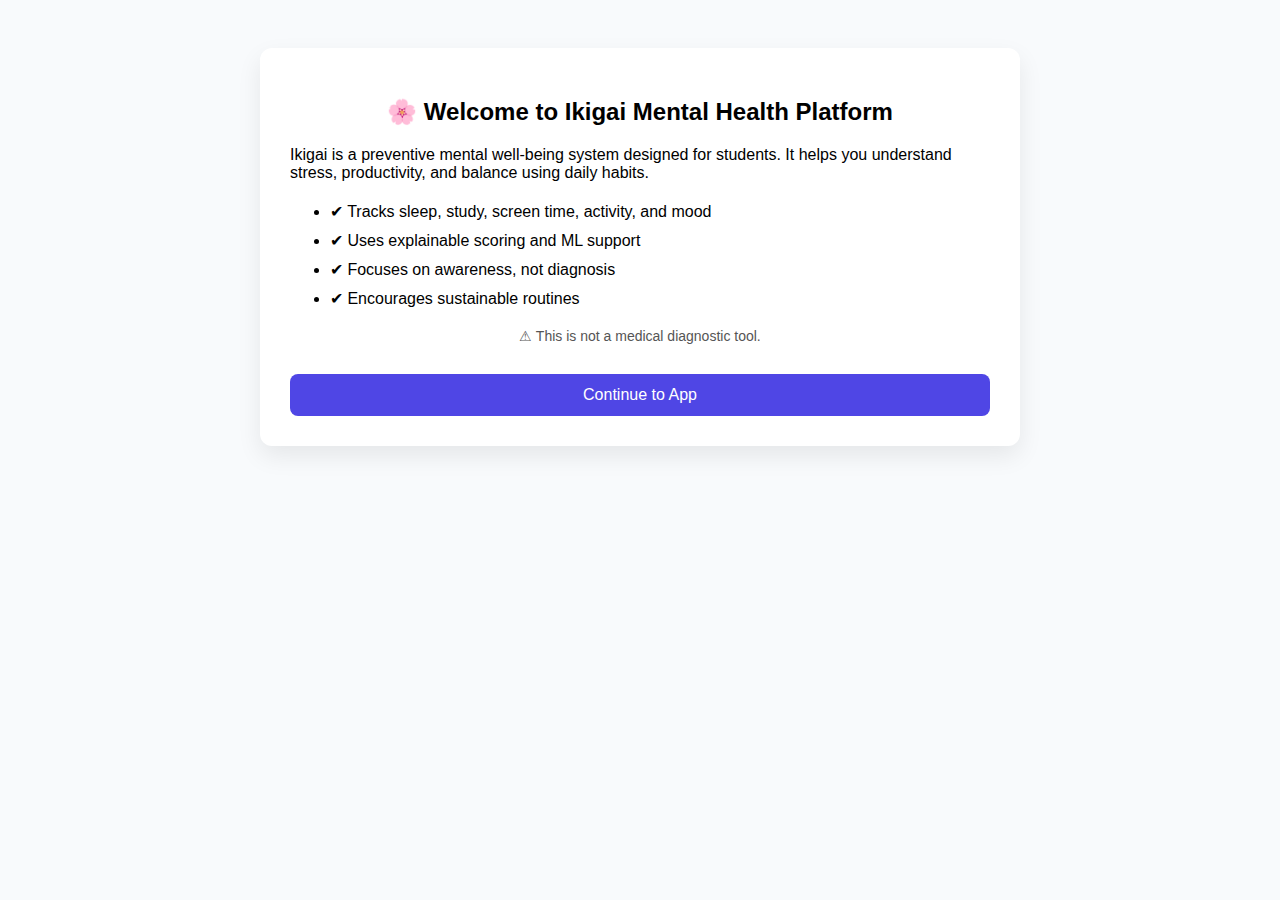
<file: IKAGAI-project-main/frontend/about.html>
<!DOCTYPE html>
<html lang="en">
<head>
  <meta charset="UTF-8">
  <title>About | Ikigai</title>
  <style>
    body {
      font-family: Arial, sans-serif;
      background: #f8fafc;
      padding: 40px;
    }
    .container {
      max-width: 700px;
      margin: auto;
      background: white;
      padding: 30px;
      border-radius: 12px;
      box-shadow: 0 10px 25px rgba(0,0,0,0.08);
    }
    h2 {
      text-align: center;
    }
    ul {
      margin-top: 20px;
    }
    li {
      margin-bottom: 10px;
    }
    button {
      margin-top: 30px;
      width: 100%;
      padding: 12px;
      background: #4f46e5;
      color: white;
      border: none;
      border-radius: 8px;
      font-size: 16px;
      cursor: pointer;
    }
    button:hover {
      background: #4338ca;
    }
    .note {
      font-size: 14px;
      color: #555;
      margin-top: 20px;
      text-align: center;
    }
  </style>
</head>
<body>

<div class="container">
  <h2>🌸 Welcome to Ikigai Mental Health Platform</h2>

  <p>
    Ikigai is a preventive mental well-being system designed for students.
    It helps you understand stress, productivity, and balance using daily habits.
  </p>

  <ul>
    <li>✔ Tracks sleep, study, screen time, activity, and mood</li>
    <li>✔ Uses explainable scoring and ML support</li>
    <li>✔ Focuses on awareness, not diagnosis</li>
    <li>✔ Encourages sustainable routines</li>
  </ul>

  <div class="note">
    ⚠ This is not a medical diagnostic tool.
  </div>

  <button onclick="continueApp()">Continue to App</button>
</div>

<script>
function continueApp() {
  // TEMP: direct to analysis page
  window.location.href = "home.html";
  // LATER you will change this to:
  // window.location.href = "home.html";
}
</script>

</body>
</html>
</file>
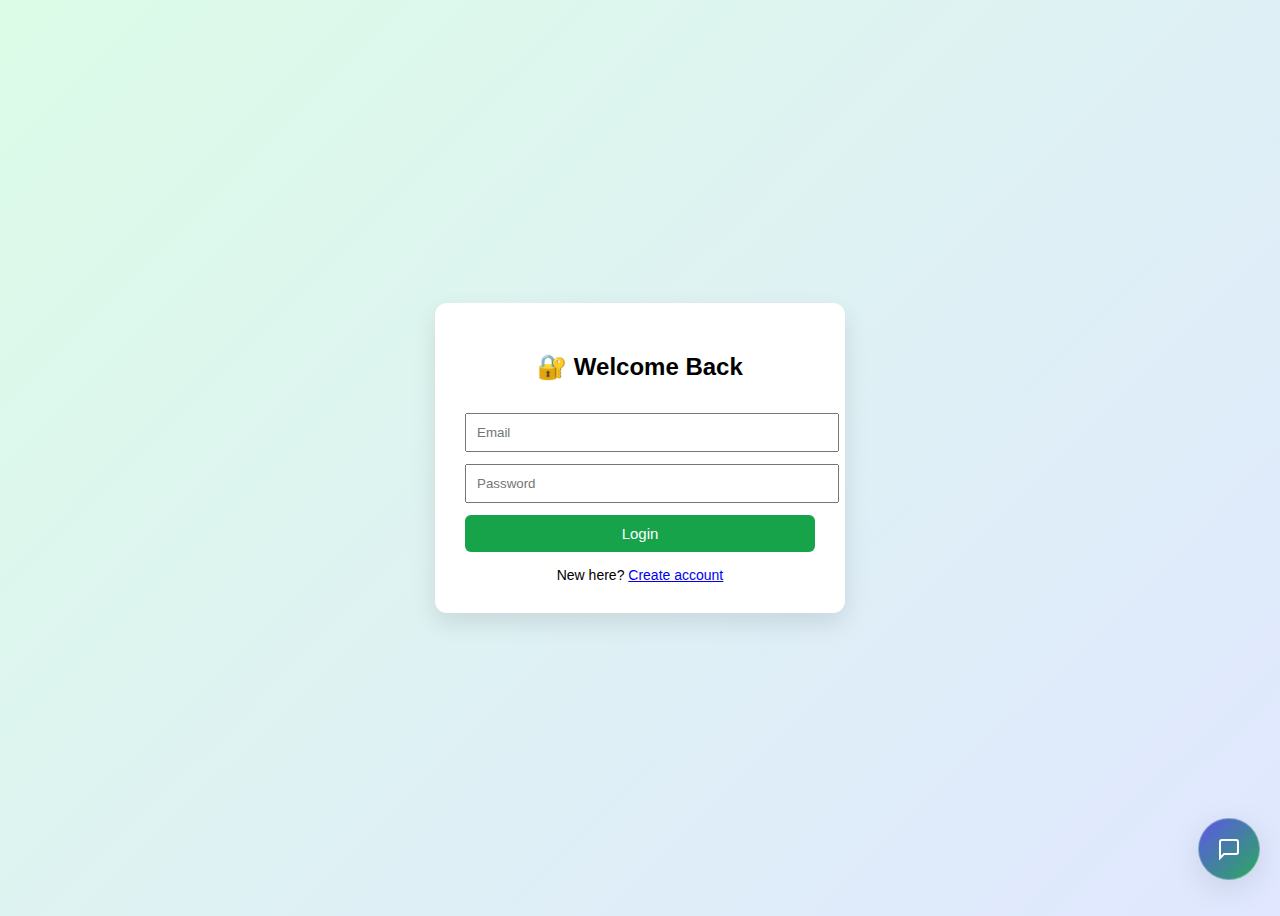
<file: IKAGAI-project-main/frontend/analysis.html>
<!DOCTYPE html>
<html lang="en">
<head>
  <meta charset="UTF-8" />
  <title>Ikigai Mental Health Checker</title>

  <style>
    body {
      font-family: "Segoe UI", Arial, sans-serif;
      background: #f4f6fb;
      padding: 20px;
    }

    .container {
      max-width: 620px;
      margin: auto;
      background: #fff;
      padding: 25px;
      border-radius: 14px;
      box-shadow: 0 10px 25px rgba(0,0,0,0.1);
    }

    h2 {
      text-align: center;
      margin-bottom: 20px;
    }

    input, button {
      width: 100%;
      padding: 12px;
      margin: 8px 0;
      font-size: 15px;
    }

    button {
      background: #4f46e5;
      color: white;
      border: none;
      cursor: pointer;
      border-radius: 10px;
      font-weight: bold;
    }

    button:hover {
      background: #4338ca;
    }

    .card {
      background: #eef2ff;
      padding: 14px;
      border-radius: 12px;
      margin-top: 14px;
      line-height: 1.7;
    }

    h3 {
      margin-top: 25px;
      color: #333;
    }

    .guide-btn {
      margin-top: 20px;
      background: linear-gradient(135deg, #16a34a, #4f46e5);
    }
  </style>
  <link rel="stylesheet" href="chatbot-widget.css">
</head>

<body>

<div class="container">
  <h2>🌱 Ikigai Mental Health Checker</h2>

  <input id="sleep" type="number" placeholder="Sleep hours (e.g. 7)" />
  <input id="study" type="number" placeholder="Study hours (e.g. 5)" />
  <input id="screen" type="number" placeholder="Screen time (hrs)" />
  <input id="activity" type="number" placeholder="Physical activity (mins)" />
  <input id="mood" type="number" placeholder="Mood (1–5)" />

  <button onclick="analyze()">Analyze</button>

  <div id="result"></div>
</div>

<script>
/* 🔒 AUTH CHECK */
const currentUser = JSON.parse(localStorage.getItem("ikigai_current_user"));
if (!currentUser) {
  alert("Please login first");
  window.location.href = "login.html";
}

/* 📊 MAIN ANALYSIS */
async function analyze() {
  const data = {
    sleep: Number(document.getElementById("sleep").value),
    study: Number(document.getElementById("study").value),
    screen: Number(document.getElementById("screen").value),
    activity: Number(document.getElementById("activity").value),
    mood: Number(document.getElementById("mood").value)
  };

  if (Object.values(data).some(v => isNaN(v))) {
    alert("Please fill all fields correctly");
    return;
  }

  const response = await fetch("http://127.0.0.1:5000/ikigai", {
    method: "POST",
    headers: { "Content-Type": "application/json" },
    body: JSON.stringify(data)
  });

  const res = await response.json();

  /* ✅ SAVE FOR GUIDELINES PAGE */
  localStorage.setItem(
    "ikigai_last_result",
    JSON.stringify({ input: data, result: res })
  );

  /* ✅ SAVE TO USER HISTORY */
  saveIkigaiResult(
    res.layer3_ikigai.ikigai_score,
    res.layer3_ml_support.final_stress_level
  );

  /* ✅ DISPLAY RESULT */
  document.getElementById("result").innerHTML = `
    <h3>🔹 Daily Habit Scores</h3>
    <div class="card">
      🛌 Sleep: ${res.layer1_normalized.sleep_score}<br>
      📚 Study: ${res.layer1_normalized.study_score}<br>
      📱 Screen: ${res.layer1_normalized.screen_score}<br>
      🏃 Activity: ${res.layer1_normalized.activity_score}<br>
      😌 Mood: ${res.layer1_normalized.mood_score}
    </div>

    <h3>🧠 Stress & Productivity</h3>
    <div class="card">
      Stress Score: ${res.layer2_scores.stress_score}<br>
      Stress Level: <b>${res.layer2_scores.rule_based_stress}</b><br>
      Productivity: ${res.layer2_scores.productivity_score}
    </div>

    <h3>🌸 Ikigai Balance</h3>
    <div class="card">
      ⭐ <b>Ikigai Score: ${res.layer3_ikigai.ikigai_score}</b>
    </div>

    <button class="guide-btn" onclick="goToGuidelines()">
      🌿 View Personalized Guidelines
    </button>
  `;
}

/* 💾 SAVE HISTORY */
function saveIkigaiResult(score, stress) {
  let users = JSON.parse(localStorage.getItem("ikigai_users")) || [];
  const user = users.find(u => u.email === currentUser.email);
  if (!user) return;

  if (!user.ikigaiHistory) user.ikigaiHistory = [];

  user.ikigaiHistory.push({
    score,
    stress,
    date: new Date().toISOString().split("T")[0]
  });

  localStorage.setItem("ikigai_users", JSON.stringify(users));
}

/* 🔗 NAVIGATION */
function goToGuidelines() {
  window.location.href = "guidelines.html";
}
</script>
<script src="chatbot-widget.js"></script>

</body>
</html>
</file>
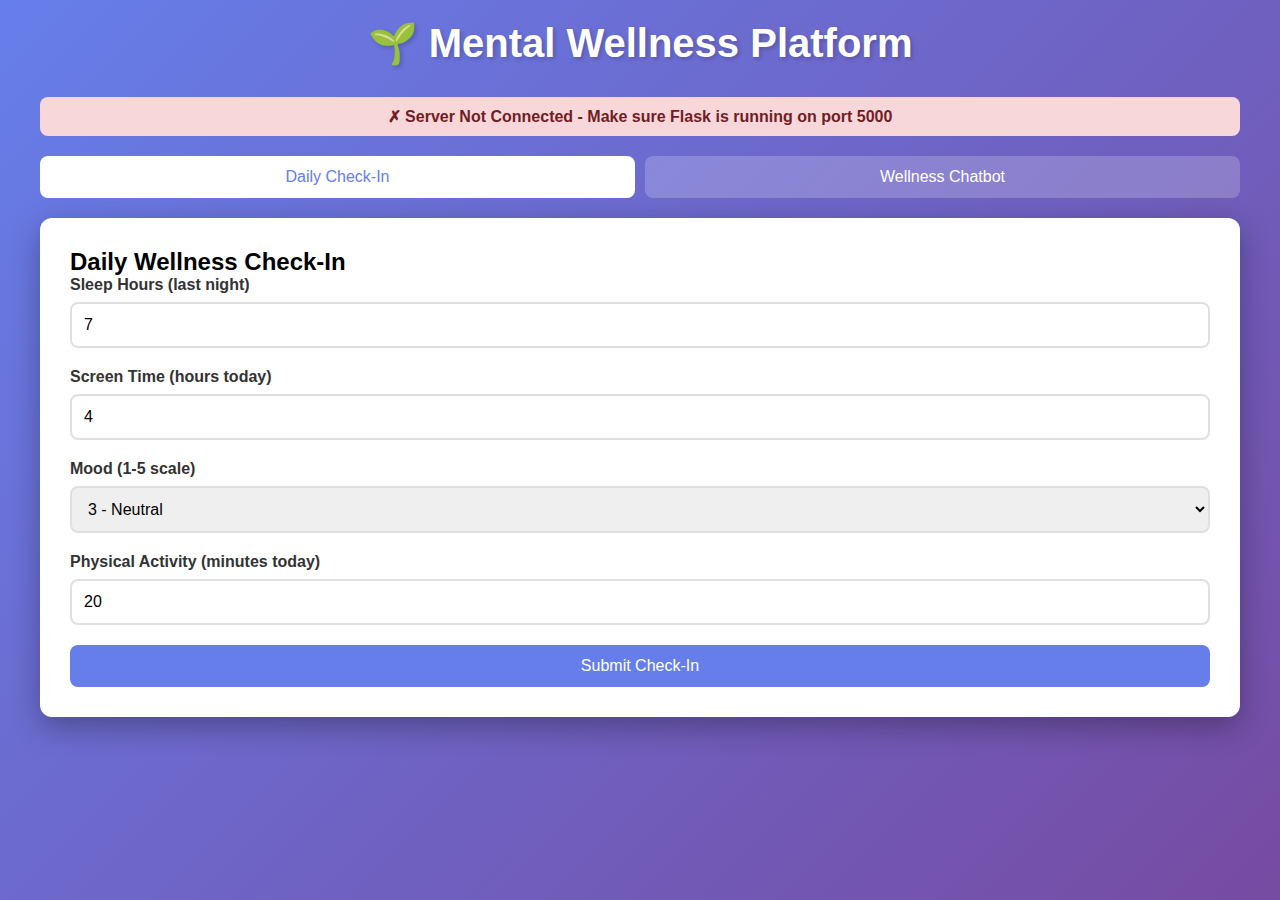
<file: IKAGAI-project-main/frontend/demo.html>
<!DOCTYPE html>
<html lang="en">
<head>
  <meta charset="UTF-8">
  <meta name="viewport" content="width=device-width, initial-scale=1.0">
  <title>Mental Wellness Platform</title>
  <style>
    * {
      margin: 0;
      padding: 0;
      box-sizing: border-box;
    }

    body {
      font-family: 'Segoe UI', Tahoma, Geneva, Verdana, sans-serif;
      background: linear-gradient(135deg, #667eea 0%, #764ba2 100%);
      min-height: 100vh;
      padding: 20px;
    }

    .container {
      max-width: 1200px;
      margin: 0 auto;
    }

    h1 {
      color: white;
      text-align: center;
      margin-bottom: 30px;
      font-size: 2.5em;
      text-shadow: 2px 2px 4px rgba(0,0,0,0.2);
    }

    .tabs {
      display: flex;
      gap: 10px;
      margin-bottom: 20px;
      justify-content: center;
    }

    .tab-btn {
      padding: 12px 24px;
      background: rgba(255,255,255,0.2);
      color: white;
      border: none;
      border-radius: 8px;
      cursor: pointer;
      font-size: 16px;
      transition: all 0.3s;
    }

    .tab-btn:hover {
      background: rgba(255,255,255,0.3);
    }

    .tab-btn.active {
      background: white;
      color: #667eea;
    }

    .tab-content {
      display: none;
      background: white;
      padding: 30px;
      border-radius: 12px;
      box-shadow: 0 10px 30px rgba(0,0,0,0.3);
    }

    .tab-content.active {
      display: block;
    }

    .form-group {
      margin-bottom: 20px;
    }

    label {
      display: block;
      margin-bottom: 8px;
      color: #333;
      font-weight: 600;
    }

    input, select, textarea {
      width: 100%;
      padding: 12px;
      border: 2px solid #e0e0e0;
      border-radius: 8px;
      font-size: 16px;
      transition: border-color 0.3s;
    }

    input:focus, select:focus, textarea:focus {
      outline: none;
      border-color: #667eea;
    }

    button {
      background: #667eea;
      color: white;
      padding: 12px 24px;
      border: none;
      border-radius: 8px;
      font-size: 16px;
      cursor: pointer;
      transition: background 0.3s;
      width: 100%;
    }

    button:hover {
      background: #5568d3;
    }

    button:disabled {
      background: #ccc;
      cursor: not-allowed;
    }

    .result {
      margin-top: 20px;
      padding: 20px;
      background: #f5f5f5;
      border-radius: 8px;
      display: none;
    }

    .result.show {
      display: block;
    }

    .result h3 {
      margin-bottom: 15px;
      color: #333;
    }

    .stress-level {
      display: inline-block;
      padding: 8px 16px;
      border-radius: 20px;
      font-weight: bold;
      margin-bottom: 15px;
    }

    .stress-low {
      background: #d4edda;
      color: #155724;
    }

    .stress-medium {
      background: #fff3cd;
      color: #856404;
    }

    .stress-high {
      background: #f8d7da;
      color: #721c24;
    }

    .recommendation {
      background: white;
      padding: 15px;
      margin-bottom: 10px;
      border-radius: 8px;
      border-left: 4px solid #667eea;
    }

    .recommendation h4 {
      color: #667eea;
      margin-bottom: 8px;
    }

    .chat-container {
      display: flex;
      flex-direction: column;
      height: 500px;
    }

    .chat-messages {
      flex: 1;
      overflow-y: auto;
      padding: 15px;
      background: #f5f5f5;
      border-radius: 8px;
      margin-bottom: 15px;
    }

    .message {
      margin-bottom: 15px;
      padding: 12px;
      border-radius: 8px;
      max-width: 80%;
    }

    .message.user {
      background: #667eea;
      color: white;
      margin-left: auto;
      text-align: right;
    }

    .message.bot {
      background: white;
      color: #333;
      border: 1px solid #e0e0e0;
    }

    .chat-input-group {
      display: flex;
      gap: 10px;
    }

    .chat-input-group select {
      flex: 0 0 150px;
    }

    .chat-input-group textarea {
      flex: 1;
    }

    .loading {
      text-align: center;
      color: #667eea;
      padding: 20px;
    }

    .error {
      background: #f8d7da;
      color: #721c24;
      padding: 15px;
      border-radius: 8px;
      margin-top: 15px;
    }

    .status {
      text-align: center;
      padding: 10px;
      margin-bottom: 20px;
      border-radius: 8px;
      font-weight: bold;
    }

    .status.connected {
      background: #d4edda;
      color: #155724;
    }

    .status.disconnected {
      background: #f8d7da;
      color: #721c24;
    }
  </style>
</head>
<body>
  <div class="container">
    <h1>🌱 Mental Wellness Platform</h1>
    
    <div id="server-status" class="status disconnected">Checking server connection...</div>
    
    <div class="tabs">
      <button class="tab-btn active" onclick="showTab('checkin')">Daily Check-In</button>
      <button class="tab-btn" onclick="showTab('chatbot')">Wellness Chatbot</button>
    </div>

    <!-- Daily Check-In Tab -->
    <div id="checkin-tab" class="tab-content active">
      <h2>Daily Wellness Check-In</h2>
      <form id="checkin-form">
        <div class="form-group">
          <label>Sleep Hours (last night)</label>
          <input type="number" id="sleep_hours" min="0" max="24" value="7" required>
        </div>
        
        <div class="form-group">
          <label>Screen Time (hours today)</label>
          <input type="number" id="screen_time" min="0" max="24" value="4" required>
        </div>
        
        <div class="form-group">
          <label>Mood (1-5 scale)</label>
          <select id="mood" required>
            <option value="1">1 - Very Low</option>
            <option value="2">2 - Low</option>
            <option value="3" selected>3 - Neutral</option>
            <option value="4">4 - Good</option>
            <option value="5">5 - Very Good</option>
          </select>
        </div>
        
        <div class="form-group">
          <label>Physical Activity (minutes today)</label>
          <input type="number" id="physical_activity" min="0" value="20" required>
        </div>
        
        <button type="submit">Submit Check-In</button>
      </form>
      
      <div id="checkin-result" class="result"></div>
    </div>

    <!-- Chatbot Tab -->
    <div id="chatbot-tab" class="tab-content">
      <h2>Wellness Chatbot</h2>
      <div class="chat-container">
        <div class="chat-messages" id="chat-messages">
          <div class="message bot">
            <strong>Bot:</strong> Hello! I'm here to support you. How are you feeling today?
          </div>
        </div>
        
        <div class="chat-input-group">
          <select id="chatbot-mode">
            <option value="listener">Listener</option>
            <option value="motivator">Motivator</option>
            <option value="advisor">Advisor</option>
          </select>
          <textarea id="chatbot-input" placeholder="Type your message..." rows="2"></textarea>
          <button onclick="sendMessage()">Send</button>
        </div>
      </div>
    </div>
  </div>

  <script>
    const API_BASE = 'http://localhost:5000';

    async function checkServerStatus() {
      try {
        const response = await fetch(`${API_BASE}/`);
        const data = await response.json();
        const statusDiv = document.getElementById('server-status');
        if (data.status === 'running') {
          statusDiv.textContent = '✓ Server Connected';
          statusDiv.className = 'status connected';
        } else {
          statusDiv.textContent = '✗ Server Error';
          statusDiv.className = 'status disconnected';
        }
      } catch (error) {
        const statusDiv = document.getElementById('server-status');
        statusDiv.textContent = '✗ Server Not Connected - Make sure Flask is running on port 5000';
        statusDiv.className = 'status disconnected';
      }
    }

    checkServerStatus();
    setInterval(checkServerStatus, 5000);

    function showTab(tabName) {
      document.querySelectorAll('.tab-content').forEach(tab => tab.classList.remove('active'));
      document.querySelectorAll('.tab-btn').forEach(btn => btn.classList.remove('active'));
      
      document.getElementById(`${tabName}-tab`).classList.add('active');
      event.target.classList.add('active');
    }

    document.getElementById('checkin-form').addEventListener('submit', async (e) => {
      e.preventDefault();
      
      const resultDiv = document.getElementById('checkin-result');
      resultDiv.innerHTML = '<div class="loading">Processing...</div>';
      resultDiv.classList.add('show');
      
      const data = {
        sleep_hours: parseInt(document.getElementById('sleep_hours').value),
        screen_time: parseInt(document.getElementById('screen_time').value),
        mood: parseInt(document.getElementById('mood').value),
        physical_activity: parseInt(document.getElementById('physical_activity').value)
      };
      
      try {
        const response = await fetch(`${API_BASE}/checkin`, {
          method: 'POST',
          headers: { 'Content-Type': 'application/json' },
          body: JSON.stringify(data)
        });
        
        const result = await response.json();
        
        if (result.status === 'success') {
          const stressClass = `stress-${result.stress_level.toLowerCase()}`;
          let html = `
            <h3>Your Wellness Assessment</h3>
            <div class="stress-level ${stressClass}">Stress Level: ${result.stress_level}</div>
            <p><strong>Disclaimer:</strong> ${result.disclaimer}</p>
            <h4 style="margin-top: 20px;">Recommendations:</h4>
          `;
          
          result.recommendations.recommendations.forEach(rec => {
            html += `
              <div class="recommendation">
                <h4>${rec.title}</h4>
                <p>${rec.description}</p>
                <ul style="margin-top: 10px; padding-left: 20px;">
                  ${rec.actions.map(action => `<li>${action}</li>`).join('')}
                </ul>
              </div>
            `;
          });
          
          resultDiv.innerHTML = html;
        } else {
          resultDiv.innerHTML = `<div class="error">Error: ${result.message}</div>`;
        }
      } catch (error) {
        resultDiv.innerHTML = `<div class="error">Error connecting to server. Make sure Flask is running on port 5000.</div>`;
      }
    });

    function addMessage(text, isUser) {
      const messagesDiv = document.getElementById('chat-messages');
      const messageDiv = document.createElement('div');
      messageDiv.className = `message ${isUser ? 'user' : 'bot'}`;
      messageDiv.innerHTML = `<strong>${isUser ? 'You' : 'Bot'}:</strong> ${text}`;
      messagesDiv.appendChild(messageDiv);
      messagesDiv.scrollTop = messagesDiv.scrollHeight;
    }

    async function sendMessage() {
      const input = document.getElementById('chatbot-input');
      const message = input.value.trim();
      
      if (!message) return;
      
      addMessage(message, true);
      input.value = '';
      
      const mode = document.getElementById('chatbot-mode').value;
      const messagesDiv = document.getElementById('chat-messages');
      const loadingDiv = document.createElement('div');
      loadingDiv.className = 'loading';
      loadingDiv.textContent = 'Bot is typing...';
      messagesDiv.appendChild(loadingDiv);
      messagesDiv.scrollTop = messagesDiv.scrollHeight;
      
      try {
        const response = await fetch(`${API_BASE}/chatbot`, {
          method: 'POST',
          headers: { 'Content-Type': 'application/json' },
          body: JSON.stringify({ message, mode })
        });
        
        const result = await response.json();
        loadingDiv.remove();
        
        if (result.status === 'success') {
          addMessage(result.response, false);
          if (result.crisis_detected) {
            addMessage(`⚠️ Crisis resources: ${result.resources.join(', ')}`, false);
          }
        } else {
          addMessage(`Error: ${result.message}`, false);
        }
      } catch (error) {
        loadingDiv.remove();
        addMessage('Error connecting to server. Make sure Flask is running on port 5000.', false);
      }
    }

    document.getElementById('chatbot-input').addEventListener('keypress', (e) => {
      if (e.key === 'Enter' && !e.shiftKey) {
        e.preventDefault();
        sendMessage();
      }
    });
  </script>
</body>
</html>
</file>
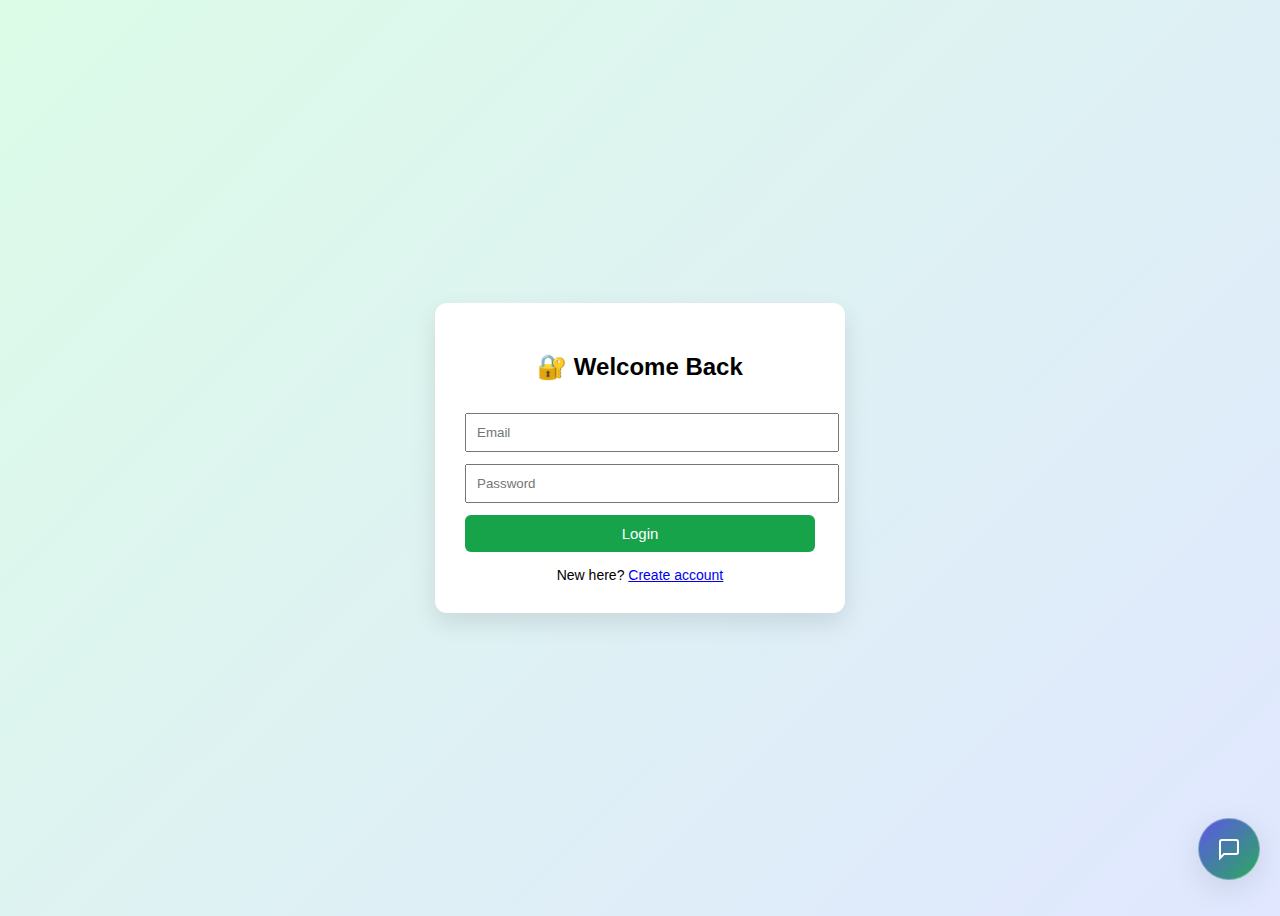
<file: IKAGAI-project-main/frontend/home.html>
<!DOCTYPE html>
<html lang="en">
<head>
  <meta charset="UTF-8" />
  <title>Home | Ikigai Dashboard</title>

  <style>
    body {
      margin: 0;
      font-family: "Segoe UI", Arial, sans-serif;
      background: #f5f7fb;
    }

    .navbar {
      background: white;
      display: flex;
      justify-content: space-between;
      align-items: center;
      padding: 15px 30px;
      box-shadow: 0 2px 10px rgba(0,0,0,0.08);
    }

    .logo {
      font-size: 22px;
      font-weight: bold;
      color: #4f46e5;
    }

    .nav-right {
      display: flex;
      align-items: center;
      gap: 15px;
    }

    .profile {
      background: #eef2ff;
      padding: 8px 14px;
      border-radius: 20px;
      font-size: 14px;
    }

    .hero {
      margin: 30px auto;
      width: 90%;
      max-width: 1000px;
      border-radius: 18px;
      overflow: hidden;
      box-shadow: 0 10px 25px rgba(0,0,0,0.1);
    }

    .hero img {
      width: 100%;
      height: 280px;
      object-fit: cover;
    }

    .container {
      width: 90%;
      max-width: 1000px;
      margin: auto;
    }

    h2 {
      margin-top: 30px;
      margin-bottom: 15px;
      color: #333;
    }

    .dashboard {
      display: grid;
      grid-template-columns: repeat(auto-fit, minmax(220px, 1fr));
      gap: 20px;
    }

    .card {
      background: white;
      padding: 20px;
      border-radius: 14px;
      box-shadow: 0 8px 20px rgba(0,0,0,0.08);
    }

    .card h3 {
      margin: 0;
      color: #4f46e5;
    }

    .score {
      font-size: 32px;
      font-weight: bold;
      margin: 10px 0;
    }

    .cta {
      margin: 40px 0;
      background: linear-gradient(135deg, #4f46e5, #16a34a);
      color: white;
      padding: 30px;
      border-radius: 18px;
      display: flex;
      justify-content: space-between;
      align-items: center;
      flex-wrap: wrap;
      gap: 20px;
    }

    .cta button {
      background: white;
      color: #4f46e5;
      border: none;
      padding: 12px 20px;
      border-radius: 10px;
      font-size: 16px;
      cursor: pointer;
      font-weight: bold;
    }
  </style>
  <link rel="stylesheet" href="chatbot-widget.css">
</head>

<body>

<div class="navbar">
  <div class="logo">🌱 Ikigai</div>
  <div class="nav-right">
    <div class="profile" id="userName"></div>
    <button onclick="logout()">Logout</button>
  </div>
</div>

<div class="hero">
  <img src="assets/homeimage.png" alt="Ikigai banner">
</div>

<div class="container">
  <h2>📊 Your Ikigai Dashboard</h2>

  <div class="dashboard">
    <div class="card">
      <h3>Latest Ikigai</h3>
      <div class="score" id="latestScore">--</div>
    </div>

    <div class="card">
      <h3>Average Score</h3>
      <div class="score" id="avgScore">--</div>
    </div>

    <div class="card">
      <h3>Best Score</h3>
      <div class="score" id="bestScore">--</div>
    </div>
  </div>

  <div class="cta">
    <div>
      <h3>Check Your Current Ikigai Score</h3>
      <p>Analyze today’s habits and see your balance.</p>
    </div>
    <button onclick="goToAnalysis()">Analyze Now</button>
  </div>
</div>

<script>
  const currentUser = JSON.parse(localStorage.getItem("ikigai_current_user"));
  if (!currentUser) window.location.href = "login.html";

  const users = JSON.parse(localStorage.getItem("ikigai_users")) || [];
  const user = users.find(u => u.email === currentUser.email);

  document.getElementById("userName").innerText = "👤 " + user.name;

  if (user.ikigaiHistory && user.ikigaiHistory.length > 0) {
    const scores = user.ikigaiHistory.map(i => i.score);
    document.getElementById("latestScore").innerText = scores.at(-1);
    document.getElementById("avgScore").innerText =
      Math.round(scores.reduce((a,b)=>a+b,0) / scores.length);
    document.getElementById("bestScore").innerText = Math.max(...scores);
  }

  function goToAnalysis() {
    window.location.href = "analysis.html";
  }

  function logout() {
    localStorage.removeItem("ikigai_current_user");
    window.location.href = "login.html";
  }
</script>
<script src="chatbot-widget.js"></script>

</body>
</html>
</file>
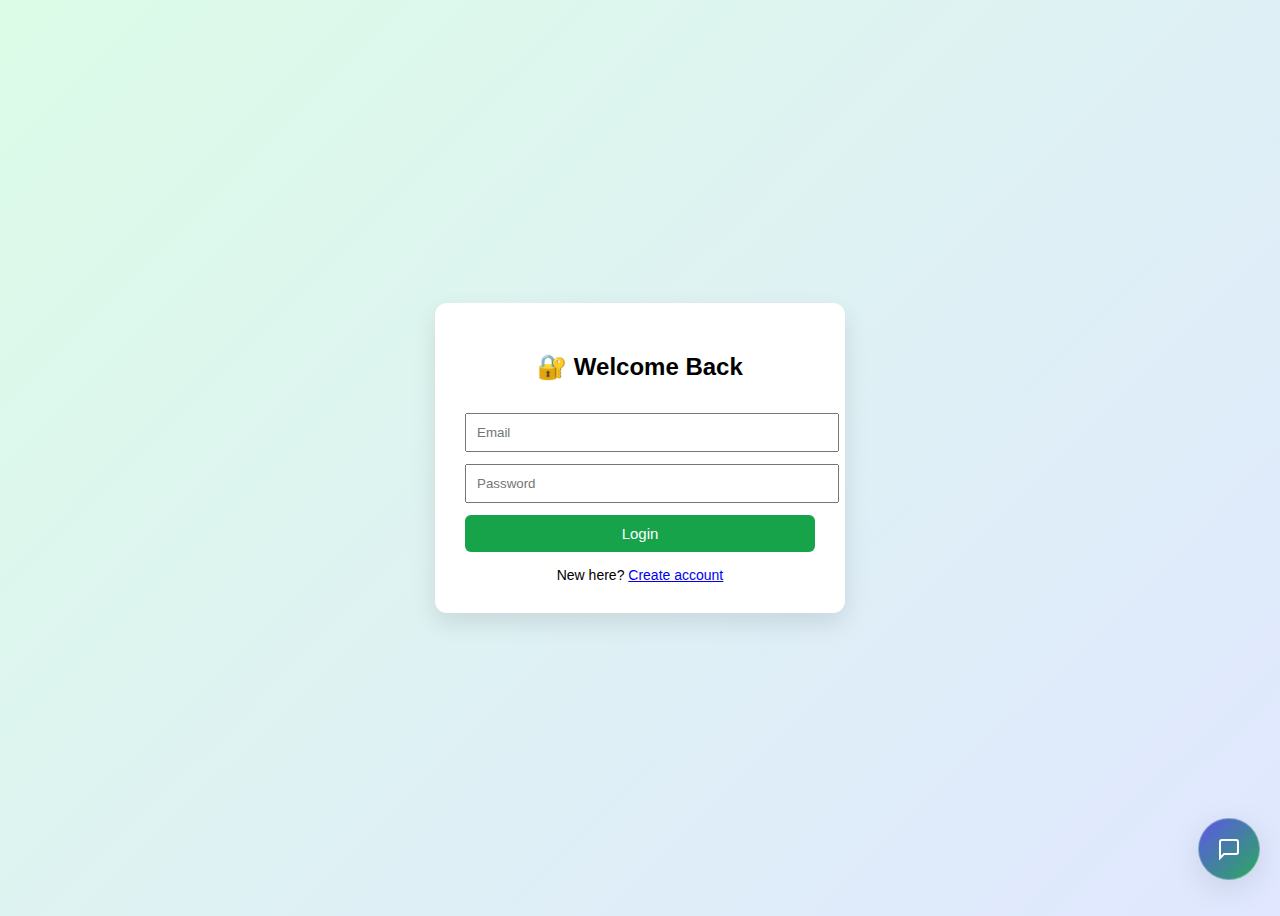
<file: IKAGAI-project-main/frontend/login.html>
<!DOCTYPE html>
<html lang="en">
<head>
  <meta charset="UTF-8">
  <title>Login | Ikigai</title>

  <style>
    body {
      font-family: Arial, sans-serif;
      background: linear-gradient(135deg, #dcfce7, #e0e7ff);
      height: 100vh;
      display: flex;
      justify-content: center;
      align-items: center;
    }
    .card {
      background: white;
      padding: 30px;
      width: 350px;
      border-radius: 12px;
      box-shadow: 0 10px 25px rgba(0,0,0,0.1);
    }
    h2 {
      text-align: center;
      margin-bottom: 20px;
    }
    input, button {
      width: 100%;
      padding: 10px;
      margin-top: 12px;
    }
    button {
      background: #16a34a;
      color: white;
      border: none;
      cursor: pointer;
      border-radius: 6px;
      font-size: 15px;
    }
    button:hover {
      background: #15803d;
    }
    .link {
      text-align: center;
      margin-top: 15px;
      font-size: 14px;
    }
  </style>
  <link rel="stylesheet" href="chatbot-widget.css">
</head>

<body>

<div class="card">
  <h2>🔐 Welcome Back</h2>

  <input id="email" type="email" placeholder="Email" required>
  <input id="password" type="password" placeholder="Password" required>

  <button onclick="login()">Login</button>

  <div class="link">
    New here? <a href="signup.html">Create account</a>
  </div>
</div>

<script>
function login() {
  const email = document.getElementById("email").value.trim();
  const password = document.getElementById("password").value;

  if (!email || !password) {
    alert("Please enter email and password");
    return;
  }

  const users = JSON.parse(localStorage.getItem("ikigai_users")) || [];
  const user = users.find(
    u => u.email === email && u.password === password
  );

  if (!user) {
    alert("Invalid credentials or account does not exist");
    return;
  }

  // Save full user session
  localStorage.setItem(
    "ikigai_current_user",
    JSON.stringify(user)
  );

  alert(`Welcome back, ${user.name}!`);
  window.location.href = "about.html";
}
</script>
<script src="chatbot-widget.js"></script>

</body>
</html>
</file>
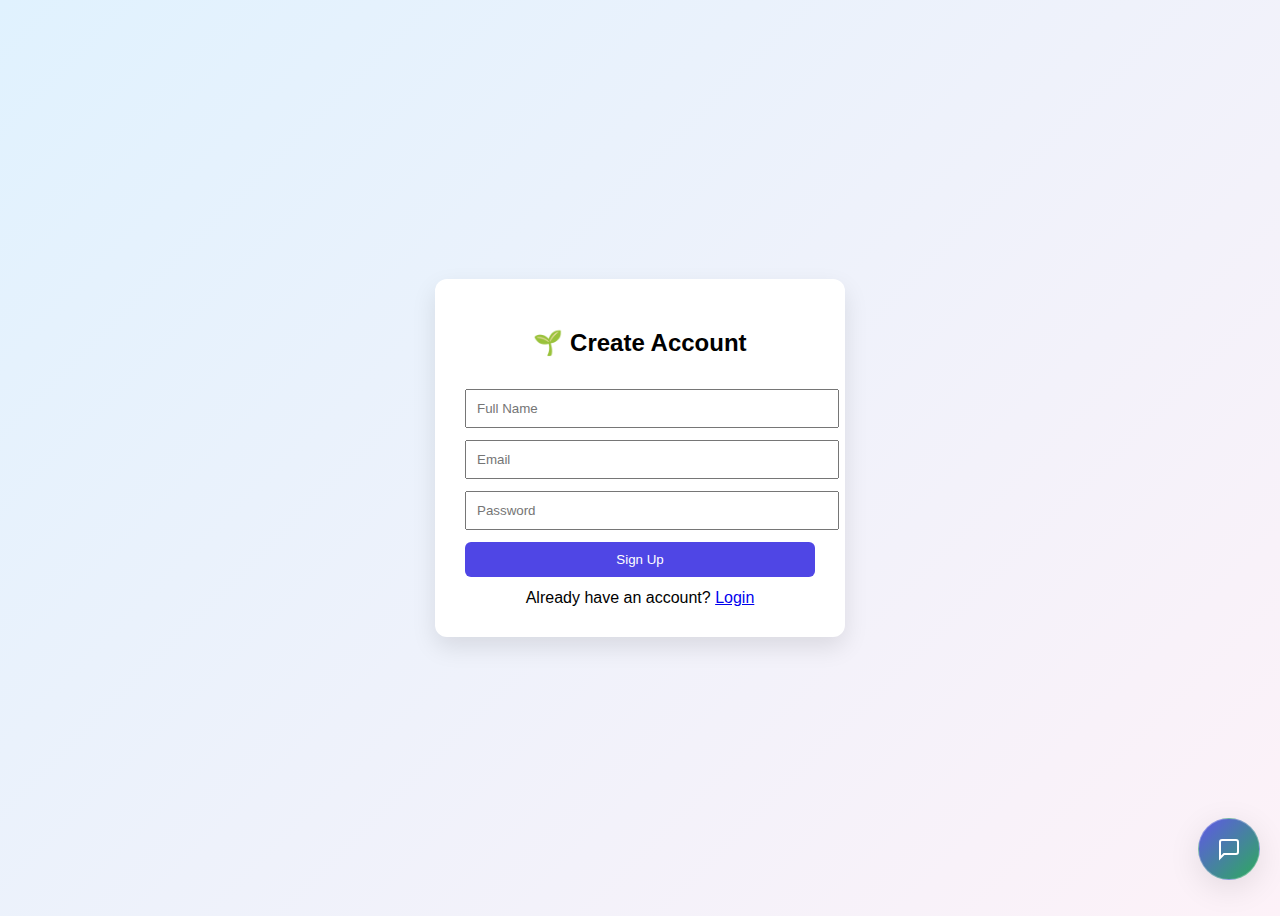
<file: IKAGAI-project-main/frontend/signup.html>
<!DOCTYPE html>
<html lang="en">
<head>
  <meta charset="UTF-8">
  <title>Sign Up | Ikigai</title>
  <style>
    body {
      font-family: Arial, sans-serif;
      background: linear-gradient(135deg, #e0f2fe, #fdf2f8);
      height: 100vh;
      display: flex;
      justify-content: center;
      align-items: center;
    }
    .card {
      background: white;
      padding: 30px;
      width: 350px;
      border-radius: 12px;
      box-shadow: 0 10px 25px rgba(0,0,0,0.1);
    }
    h2 {
      text-align: center;
    }
    input, button {
      width: 100%;
      padding: 10px;
      margin-top: 12px;
    }
    button {
      background: #4f46e5;
      color: white;
      border: none;
      cursor: pointer;
      border-radius: 6px;
    }
    button:hover {
      background: #4338ca;
    }
    .link {
      text-align: center;
      margin-top: 12px;
    }
  </style>
  <link rel="stylesheet" href="chatbot-widget.css">
</head>

<body>

<div class="card">
  <h2>🌱 Create Account</h2>

  <input id="name" type="text" placeholder="Full Name" required>
  <input id="email" type="email" placeholder="Email" required>
  <input id="password" type="password" placeholder="Password" required>

  <button onclick="signup()">Sign Up</button>

  <div class="link">
    Already have an account? <a href="login.html">Login</a>
  </div>
</div>

<script>
function signup() {
  const name = document.getElementById("name").value.trim();
  const email = document.getElementById("email").value.trim();
  const password = document.getElementById("password").value;

  if (!name || !email || !password) {
    alert("Please fill all fields");
    return;
  }

  let users = JSON.parse(localStorage.getItem("ikigai_users")) || [];

  const exists = users.find(u => u.email === email);
  if (exists) {
    alert("Account already exists. Please login.");
    window.location.href = "login.html";
    return;
  }

  users.push({
    name,
    email,
    password,
    ikigaiHistory: []
  });

  localStorage.setItem("ikigai_users", JSON.stringify(users));

  alert("Signup successful! Please login.");
  window.location.href = "login.html";
}
</script>
<script src="chatbot-widget.js"></script>

</body>
</html>
</file>
<file: IKAGAI-project-main/frontend/chatbot-widget.css>
#chatbot-widget {
  position: fixed;
  bottom: 20px;
  right: 20px;
  z-index: 1000;
  font-family: "Segoe UI", Arial, sans-serif;
}

.chatbot-button {
  width: 60px;
  height: 60px;
  border-radius: 50%;
  background: linear-gradient(135deg, rgba(79, 70, 229, 0.9), rgba(22, 163, 74, 0.9));
  backdrop-filter: blur(10px);
  -webkit-backdrop-filter: blur(10px);
  border: 1px solid rgba(255, 255, 255, 0.3);
  box-shadow: 0 8px 32px rgba(0, 0, 0, 0.1);
  display: flex;
  align-items: center;
  justify-content: center;
  cursor: pointer;
  color: white;
  transition: all 0.3s ease;
  position: relative;
}

.chatbot-button:hover {
  transform: scale(1.1);
  box-shadow: 0 12px 40px rgba(79, 70, 229, 0.3);
}

.chatbot-button::before {
  content: '';
  position: absolute;
  width: 100%;
  height: 100%;
  border-radius: 50%;
  background: rgba(255, 255, 255, 0.2);
  opacity: 0;
  transition: opacity 0.3s;
}

.chatbot-button:hover::before {
  opacity: 1;
}

.chatbot-window {
  position: absolute;
  bottom: 80px;
  right: 0;
  width: 380px;
  height: 500px;
  background: rgba(255, 255, 255, 0.25);
  backdrop-filter: blur(20px);
  -webkit-backdrop-filter: blur(20px);
  border: 1px solid rgba(255, 255, 255, 0.3);
  border-radius: 20px;
  box-shadow: 0 8px 32px rgba(0, 0, 0, 0.1);
  display: none;
  flex-direction: column;
  overflow: hidden;
  animation: slideUp 0.3s ease;
}

@keyframes slideUp {
  from {
    opacity: 0;
    transform: translateY(20px);
  }
  to {
    opacity: 1;
    transform: translateY(0);
  }
}

.chatbot-header {
  background: rgba(255, 255, 255, 0.2);
  backdrop-filter: blur(10px);
  padding: 15px 20px;
  display: flex;
  justify-content: space-between;
  align-items: center;
  border-bottom: 1px solid rgba(255, 255, 255, 0.2);
}

.chatbot-title {
  font-weight: 600;
  color: #333;
  font-size: 16px;
}

.chatbot-close {
  background: none;
  border: none;
  font-size: 28px;
  color: #666;
  cursor: pointer;
  width: 30px;
  height: 30px;
  display: flex;
  align-items: center;
  justify-content: center;
  border-radius: 50%;
  transition: all 0.2s;
}

.chatbot-close:hover {
  background: rgba(0, 0, 0, 0.1);
  color: #333;
}

.chatbot-messages {
  flex: 1;
  overflow-y: auto;
  padding: 20px;
  display: flex;
  flex-direction: column;
  gap: 12px;
}

.chatbot-messages::-webkit-scrollbar {
  width: 6px;
}

.chatbot-messages::-webkit-scrollbar-track {
  background: rgba(0, 0, 0, 0.05);
  border-radius: 10px;
}

.chatbot-messages::-webkit-scrollbar-thumb {
  background: rgba(79, 70, 229, 0.3);
  border-radius: 10px;
}

.chatbot-messages::-webkit-scrollbar-thumb:hover {
  background: rgba(79, 70, 229, 0.5);
}

.message {
  display: flex;
  max-width: 80%;
  animation: fadeIn 0.3s ease;
}

@keyframes fadeIn {
  from {
    opacity: 0;
    transform: translateY(10px);
  }
  to {
    opacity: 1;
    transform: translateY(0);
  }
}

.message.user {
  align-self: flex-end;
  margin-left: auto;
}

.message.bot {
  align-self: flex-start;
}

.message-content {
  padding: 12px 16px;
  border-radius: 18px;
  word-wrap: break-word;
  line-height: 1.5;
}

.message.user .message-content {
  background: linear-gradient(135deg, rgba(79, 70, 229, 0.9), rgba(67, 56, 202, 0.9));
  color: white;
  border-bottom-right-radius: 4px;
  backdrop-filter: blur(10px);
  -webkit-backdrop-filter: blur(10px);
  box-shadow: 0 4px 12px rgba(79, 70, 229, 0.2);
}

.message.bot .message-content {
  background: rgba(255, 255, 255, 0.6);
  backdrop-filter: blur(10px);
  -webkit-backdrop-filter: blur(10px);
  color: #333;
  border: 1px solid rgba(255, 255, 255, 0.3);
  border-bottom-left-radius: 4px;
  box-shadow: 0 2px 8px rgba(0, 0, 0, 0.05);
}

.message.loading .message-content {
  background: rgba(255, 255, 255, 0.4);
  font-style: italic;
  color: #666;
}

.chatbot-input-area {
  padding: 15px;
  background: rgba(255, 255, 255, 0.2);
  backdrop-filter: blur(10px);
  border-top: 1px solid rgba(255, 255, 255, 0.2);
  display: flex;
  gap: 8px;
  align-items: center;
}

.chatbot-mode-select {
  padding: 8px 12px;
  border: 1px solid rgba(255, 255, 255, 0.3);
  border-radius: 12px;
  background: rgba(255, 255, 255, 0.4);
  backdrop-filter: blur(10px);
  -webkit-backdrop-filter: blur(10px);
  color: #333;
  font-size: 13px;
  cursor: pointer;
  outline: none;
  transition: all 0.2s;
}

.chatbot-mode-select:hover {
  background: rgba(255, 255, 255, 0.5);
}

.chatbot-mode-select:focus {
  border-color: rgba(79, 70, 229, 0.5);
  box-shadow: 0 0 0 3px rgba(79, 70, 229, 0.1);
}

#chatbot-input {
  flex: 1;
  padding: 10px 15px;
  border: 1px solid rgba(255, 255, 255, 0.3);
  border-radius: 12px;
  background: rgba(255, 255, 255, 0.4);
  backdrop-filter: blur(10px);
  -webkit-backdrop-filter: blur(10px);
  color: #333;
  font-size: 14px;
  outline: none;
  transition: all 0.2s;
}

#chatbot-input::placeholder {
  color: #999;
}

#chatbot-input:focus {
  background: rgba(255, 255, 255, 0.6);
  border-color: rgba(79, 70, 229, 0.5);
  box-shadow: 0 0 0 3px rgba(79, 70, 229, 0.1);
}

.chatbot-send-btn {
  width: 40px;
  height: 40px;
  border: none;
  border-radius: 12px;
  background: linear-gradient(135deg, rgba(79, 70, 229, 0.9), rgba(67, 56, 202, 0.9));
  backdrop-filter: blur(10px);
  -webkit-backdrop-filter: blur(10px);
  color: white;
  cursor: pointer;
  display: flex;
  align-items: center;
  justify-content: center;
  transition: all 0.2s;
  box-shadow: 0 4px 12px rgba(79, 70, 229, 0.2);
}

.chatbot-send-btn:hover {
  transform: scale(1.05);
  box-shadow: 0 6px 16px rgba(79, 70, 229, 0.3);
}

.chatbot-send-btn:active {
  transform: scale(0.95);
}

@media (max-width: 480px) {
  .chatbot-window {
    width: calc(100vw - 40px);
    height: calc(100vh - 100px);
    bottom: 80px;
    right: 20px;
  }
  
  #chatbot-widget {
    bottom: 15px;
    right: 15px;
  }
}
</file>
